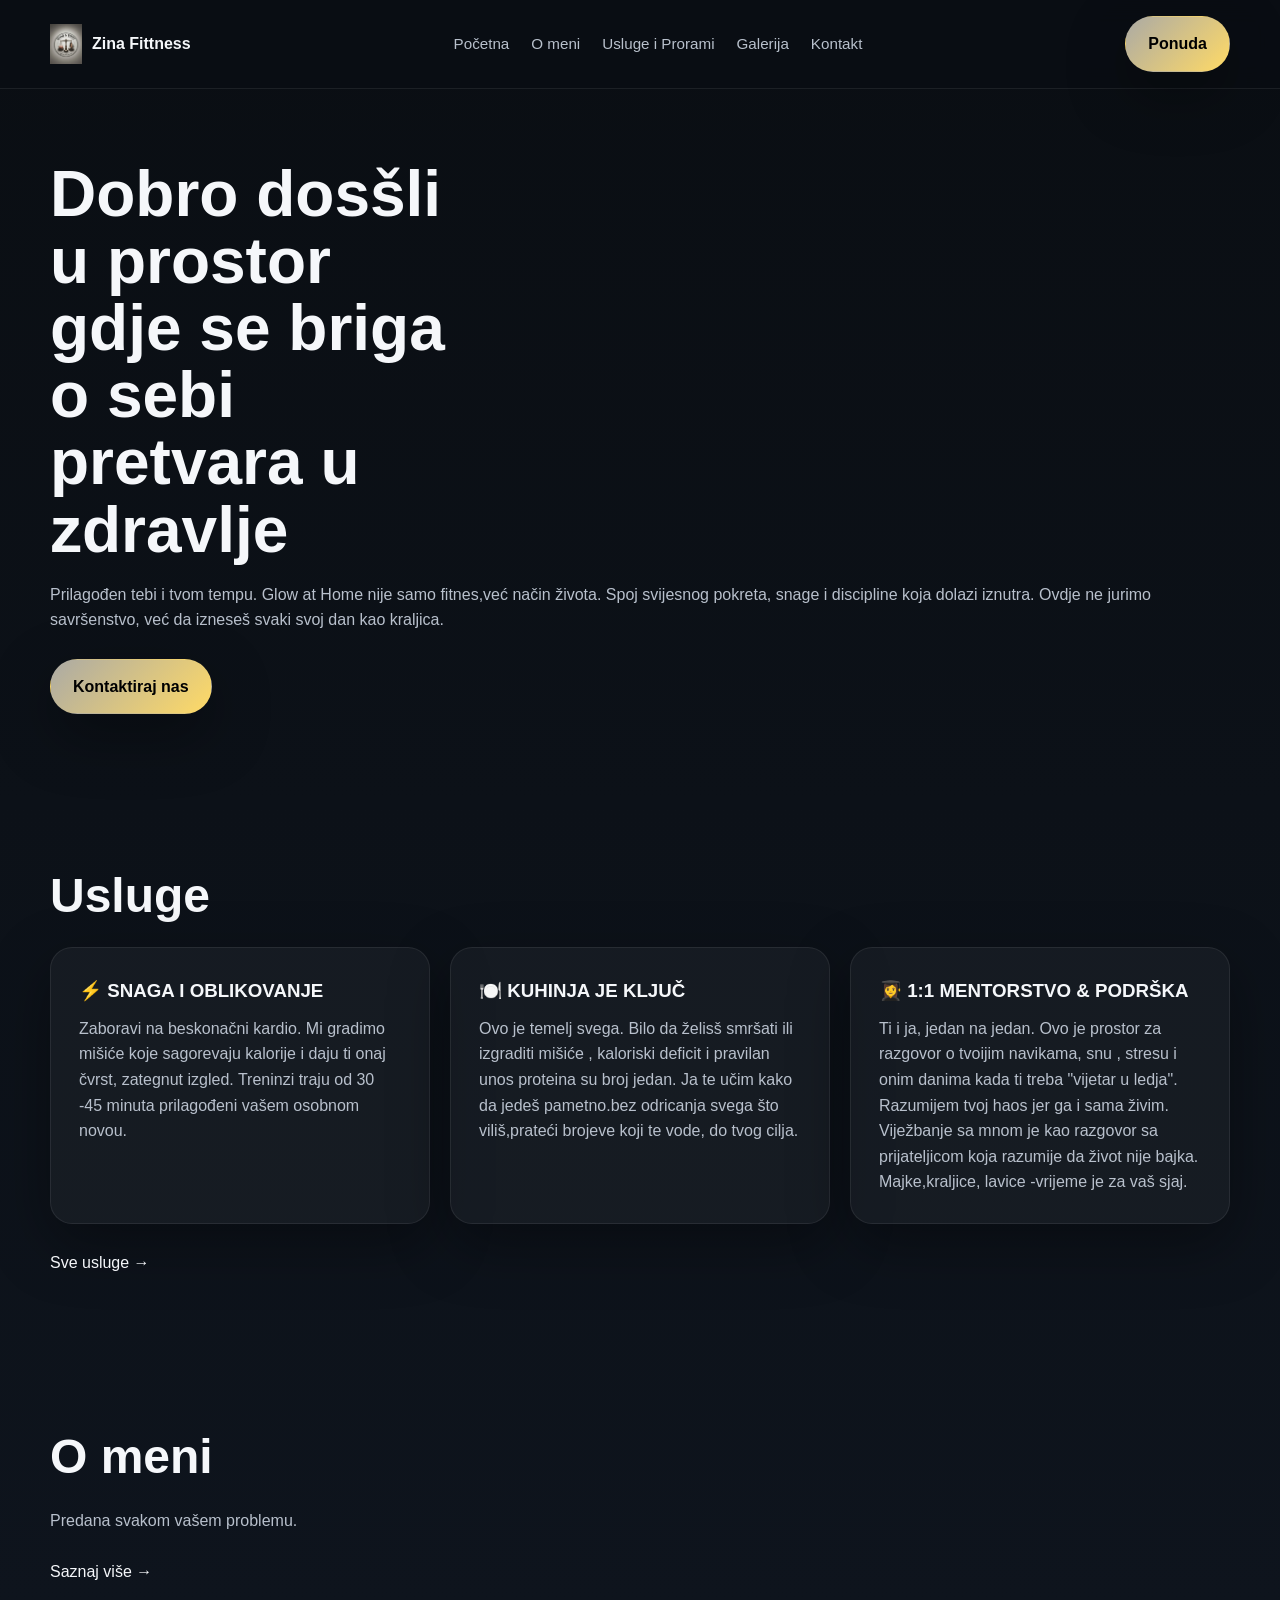
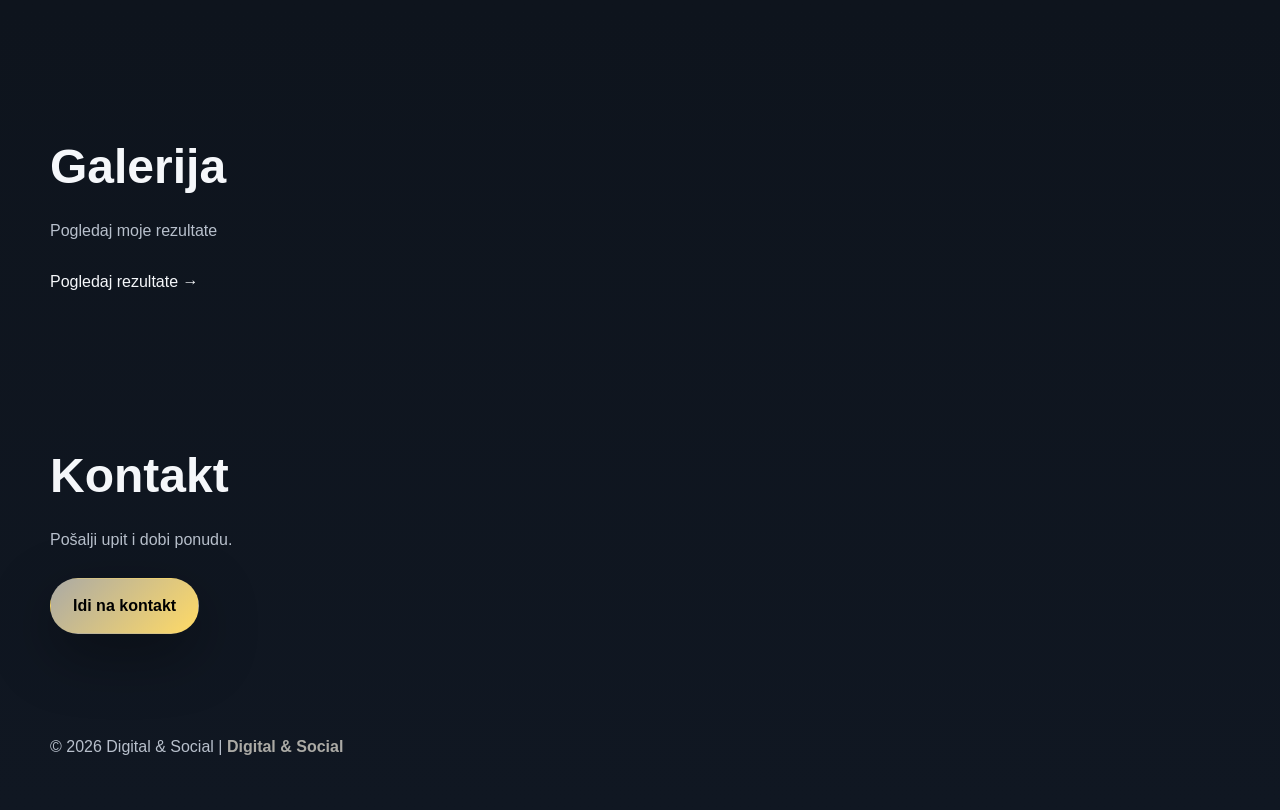
<file: index.html>
<!DOCTYPE html>
<html lang="hr">
<head>
  <meta charset="UTF-8" />
  <meta name="viewport" content="width=device-width, initial-scale=1.0" />
  <title>Zina fittness</title>
  <meta name="description" content="Elektro M&R - elektro radovi, klime, voda i građevinski radovi." />
  <link rel="stylesheet" href="style.css">
</head>
<body>

<header>
  <div class="container nav">
    <div style="display:flex;align-items:center;gap:10px;">
      <img src="logo.jpg" style="height:40px;">
      <strong>Zina Fittness</strong>
    </div>

    <nav>
      <ul>
        <li><a href="index.html">Početna</a></li>
        <li><a href="o meni.html">O meni</a></li>
        <li><a href="usluge i programi.html">Usluge i Prorami</a></li>
        <li><a href="galerija.html">Galerija</a></li>
        <li><a href="kontakt.html">Kontakt</a></li>
      </ul>
    </nav>

    <a href="kontakt.html" class="btn btn-primary">Ponuda</a>
  </div>
</header>

<main>

<section>
  <div class="container">
    <h1>Dobro dosšli u prostor gdje se briga o sebi pretvara u zdravlje</h1>
    <p>Prilagođen tebi i tvom tempu. Glow at Home nije samo fitnes,već način života.
      Spoj svijesnog pokreta, snage i discipline koja dolazi iznutra. Ovdje ne jurimo savršenstvo, već da izneseš svaki svoj dan kao kraljica.
    </p>
    <br>
    <a href="kontakt.html" class="btn btn-primary">Kontaktiraj nas</a>
  </div>
</section>

<section>
  <div class="container">
    <h2>Usluge</h2>
    <div class="grid">
      <div class="card">
        <h3>⚡️ SNAGA I OBLIKOVANJE</h3>
        <p>Zaboravi na beskonačni kardio. Mi gradimo mišiće koje sagorevaju kalorije i daju ti onaj čvrst, zategnut izgled. Treninzi traju od 30 -45 minuta prilagođeni vašem osobnom novou.</p>
      </div>
      <div class="card">
        <h3>🍽️ KUHINJA JE KLJUČ</h3>
        <p>Ovo je temelj svega. Bilo da želisš smršati ili izgraditi mišiće , kaloriski deficit i pravilan unos proteina su broj jedan. Ja te učim kako da jedeš pametno.bez odricanja svega što viliš,prateći brojeve koji te vode, do tvog cilja.</p>
      </div>
      <div class="card">
        <h3>👩‍🎓 1:1 MENTORSTVO & PODRŠKA</h3>
        <p>Ti i ja, jedan na jedan. Ovo je prostor za razgovor o tvoijim navikama, snu , stresu i onim danima kada ti treba "vijetar u ledja". Razumijem tvoj haos jer ga i sama živim. Viježbanje sa mnom je kao razgovor sa prijateljicom koja razumije da život nije bajka. Majke,kraljice, lavice -vrijeme je za vaš sjaj.</p>
      </div>
    </div>
    <br>
    <a href="usluge i programi.html">Sve usluge →</a>
  </div>
</section>

<section>
  <div class="container">
    <h2>O meni</h2>
    <p>Predana svakom vašem problemu.</p>
    <br>
    <a href="o meni.html">Saznaj više →</a>
  </div>
</section>

<section>
  <div class="container">
    <h2>Galerija</h2>
    <p>Pogledaj moje rezultate</p>
    <br>
    <a href="galerija.html">Pogledaj rezultate →</a>
  </div>
</section>

<section>
  <div class="container">
    <h2>Kontakt</h2>
    <p>Pošalji upit i dobi ponudu.</p>
    <br>
    <a href="kontakt.html" class="btn btn-primary">Idi na kontakt</a>
  </div>
</section>

</main>

<footer>
  <div class="container">
    © 2026 Digital & Social | <a href="https://www.digitalisocial.com">Digital & Social</a>
  </div>
</footer>

</body>
</html>
</file>
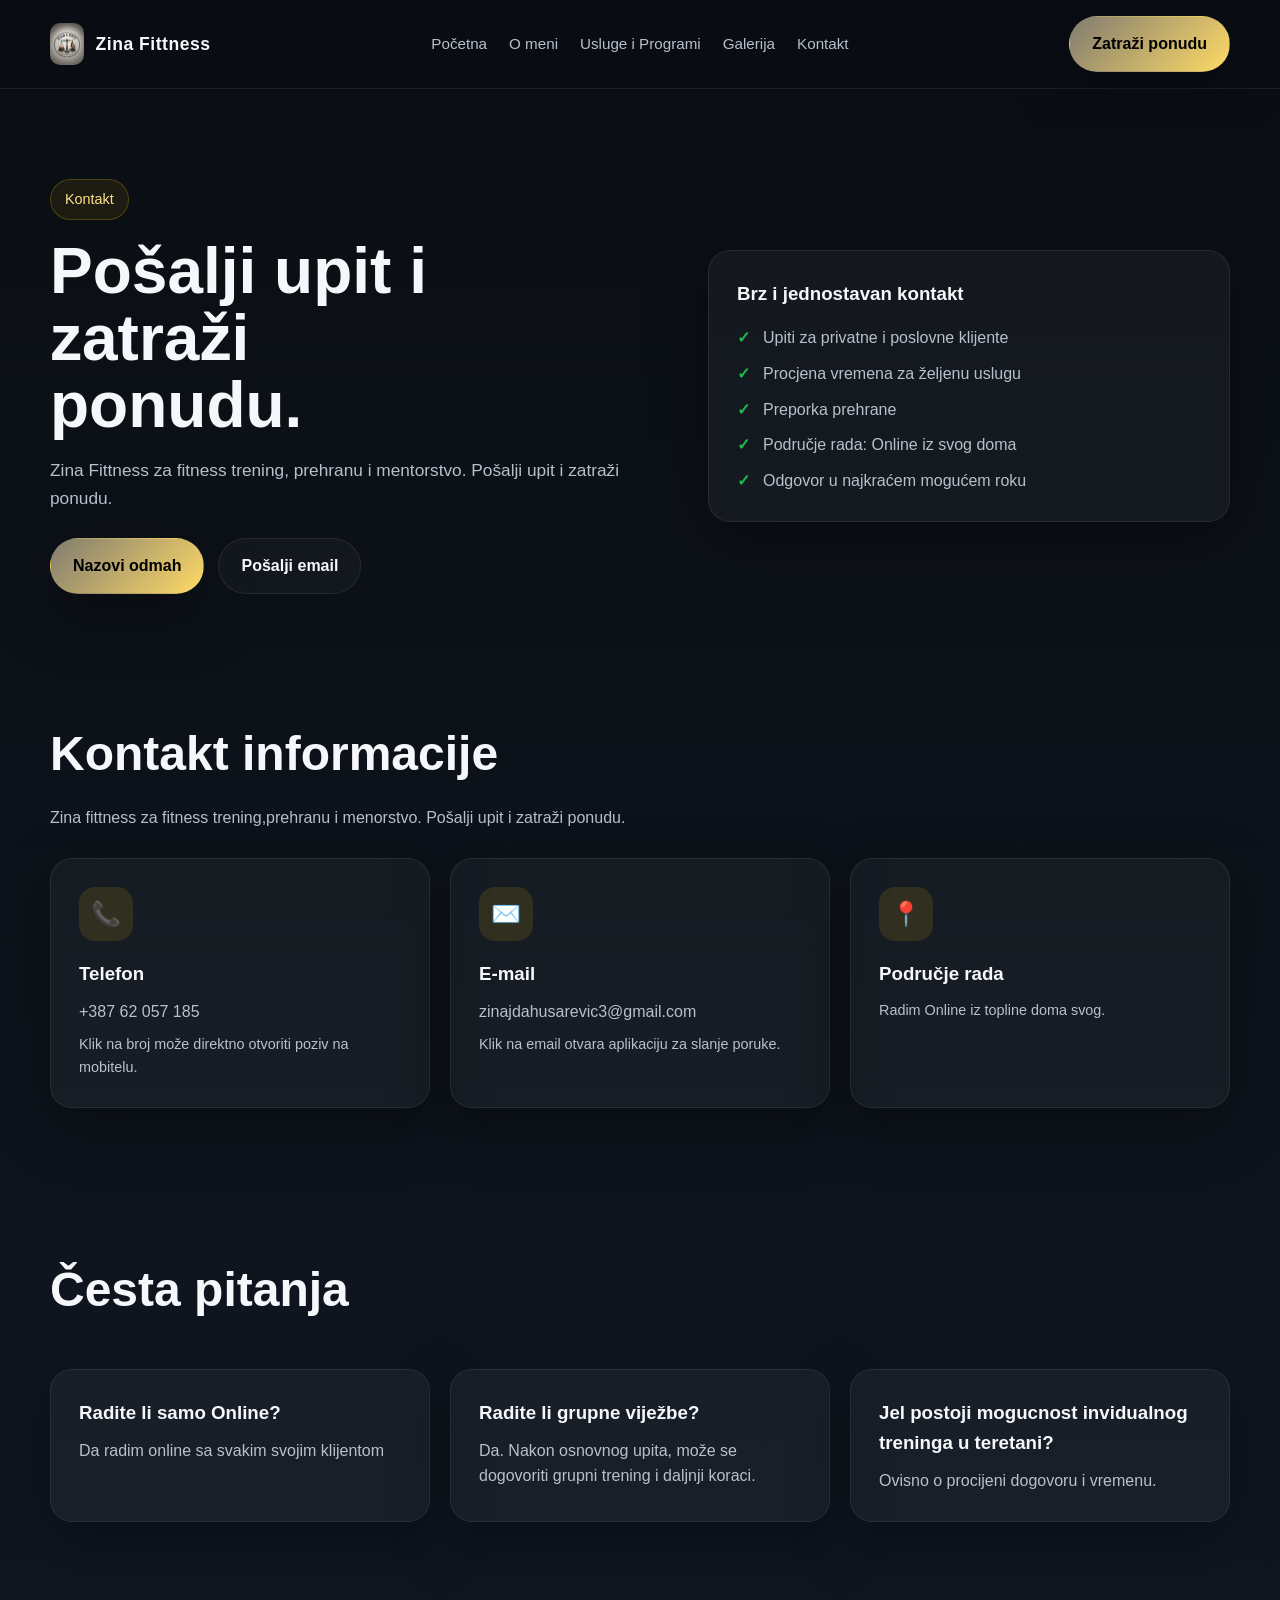
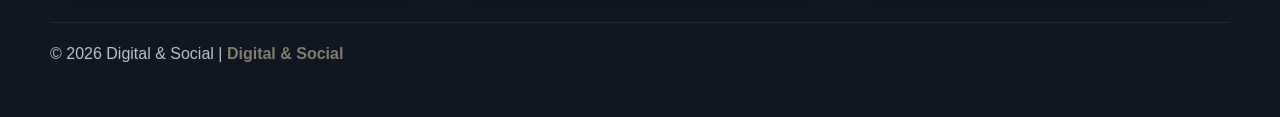
<file: kontakt.html>
<!DOCTYPE html>
<html lang="hr">
<head>
  <meta charset="UTF-8" />
  <meta name="viewport" content="width=device-width, initial-scale=1.0" />
  <title>Kontakt | Zina Fittness</title>
  <meta name="description" content="Kontaktiraj Zina Fittness za fitness trening, prehranu i mentorstvo. Pošalji upit i zatraži ponudu." />
  <style>
    :root {
      --bg: #0b0f14;
      --bg-soft: #121821;
      --card: rgba(255,255,255,0.04);
      --line: rgba(255,255,255,0.08);
      --text: #f5f7fa;
      --muted: #b8c0cc;
      --accent: #807c70;
      --success: #1db954;
      --shadow: 0 20px 60px rgba(0,0,0,0.35);
      --radius: 22px;
      --max: 1180px;
    }

    * { box-sizing: border-box; margin: 0; padding: 0; }
    html { scroll-behavior: smooth; }
    body {
      font-family: Arial, Helvetica, sans-serif;
      background: linear-gradient(180deg, #0a0e13 0%, #101722 100%);
      color: var(--text);
      line-height: 1.6;
    }

    a { color: inherit; text-decoration: none; }
    img { max-width: 100%; display: block; }

    .container {
      width: min(var(--max), calc(100% - 32px));
      margin: 0 auto;
    }

    header {
      position: sticky;
      top: 0;
      z-index: 50;
      backdrop-filter: blur(12px);
      background: rgba(11, 15, 20, 0.72);
      border-bottom: 1px solid var(--line);
    }

    .nav {
      display: flex;
      align-items: center;
      justify-content: space-between;
      padding: 16px 0;
      gap: 16px;
    }

    .logo {
      display: flex;
      align-items: center;
      gap: 12px;
      font-weight: 700;
      letter-spacing: 0.5px;
      font-size: 1.1rem;
    }

    nav ul {
      list-style: none;
      display: flex;
      gap: 22px;
      align-items: center;
      flex-wrap: wrap;
    }

    nav a {
      color: var(--muted);
      font-size: 0.95rem;
      transition: 0.25s ease;
    }

    nav a:hover,
    nav a.active { color: var(--text); }

    .btn {
      display: inline-flex;
      align-items: center;
      justify-content: center;
      padding: 14px 22px;
      border-radius: 999px;
      font-weight: 700;
      transition: 0.25s ease;
      border: 1px solid transparent;
      cursor: pointer;
    }

    .btn-primary {
      background: linear-gradient(135deg, var(--accent), #ffda66);
      color: #000;
      box-shadow: var(--shadow);
    }

    .btn-primary:hover {
      transform: translateY(-2px);
      color: #000;
    }

    .btn-secondary {
      border-color: var(--line);
      background: rgba(255,255,255,0.03);
      color: var(--text);
    }

    section {
      padding: 72px 0;
    }

    .hero {
      padding: 90px 0 50px;
    }

    .hero-grid,
    .contact-grid,
    .info-grid,
    .faq-grid {
      display: grid;
      gap: 20px;
    }

    .hero-grid {
      grid-template-columns: 1.1fr 0.9fr;
      align-items: center;
    }

    .contact-grid {
      grid-template-columns: 0.9fr 1.1fr;
      align-items: stretch;
    }

    .info-grid,
    .faq-grid {
      grid-template-columns: repeat(3, 1fr);
    }

    .eyebrow {
      display: inline-block;
      padding: 8px 14px;
      border: 1px solid rgba(240, 185, 11, 0.25);
      color: #ffe08a;
      background: rgba(240, 185, 11, 0.08);
      border-radius: 999px;
      margin-bottom: 18px;
      font-size: 0.9rem;
    }

    h1 {
      font-size: clamp(2.4rem, 5vw, 4.4rem);
      line-height: 1.05;
      margin-bottom: 18px;
      max-width: 12ch;
    }

    h2 {
      font-size: clamp(1.8rem, 4vw, 3rem);
      margin-bottom: 12px;
    }

    h3 { margin-bottom: 10px; }

    p { color: var(--muted); }

    .lead {
      font-size: 1.08rem;
      max-width: 60ch;
      margin-bottom: 26px;
    }

    .hero-actions {
      display: flex;
      gap: 14px;
      flex-wrap: wrap;
    }

    .card,
    .contact-box,
    .info-card,
    .faq-card {
      background: var(--card);
      border: 1px solid var(--line);
      border-radius: var(--radius);
      box-shadow: var(--shadow);
      padding: 28px;
    }

    .card,
    .info-card,
    .faq-card {
      transition: 0.25s ease;
    }

    .card:hover,
    .info-card:hover,
    .faq-card:hover {
      transform: translateY(-5px);
      border-color: rgba(240, 185, 11, 0.24);
    }

    .section-head {
      display: flex;
      justify-content: space-between;
      align-items: end;
      gap: 20px;
      flex-wrap: wrap;
      margin-bottom: 28px;
    }

    .check-list {
      list-style: none;
      display: grid;
      gap: 10px;
      margin-top: 16px;
    }

    .check-list li {
      position: relative;
      padding-left: 26px;
      color: var(--muted);
    }

    .check-list li::before {
      content: "✓";
      position: absolute;
      left: 0;
      top: 0;
      color: var(--success);
      font-weight: 700;
    }

    .icon {
      width: 54px;
      height: 54px;
      border-radius: 16px;
      display: grid;
      place-items: center;
      background: rgba(240, 185, 11, 0.12);
      color: #ffd561;
      font-size: 1.5rem;
      margin-bottom: 18px;
    }

    form {
      display: grid;
      gap: 14px;
      margin-top: 8px;
    }

    .form-row {
      display: grid;
      grid-template-columns: 1fr 1fr;
      gap: 14px;
    }

    input, select, textarea {
      width: 100%;
      border: 1px solid var(--line);
      background: rgba(255,255,255,0.03);
      color: var(--text);
      padding: 15px 16px;
      border-radius: 16px;
      font-size: 0.96rem;
      outline: none;
    }

    textarea {
      min-height: 160px;
      resize: vertical;
    }

    input::placeholder,
    textarea::placeholder {
      color: #9aa4b2;
    }

    .small-note {
      font-size: 0.9rem;
      color: var(--muted);
      margin-top: 8px;
    }

    footer {
      padding: 28px 0 50px;
      color: var(--muted);
    }

    .footer-line {
      border-top: 1px solid var(--line);
      padding-top: 18px;
      display: flex;
      justify-content: space-between;
      gap: 16px;
      flex-wrap: wrap;
    }

    footer a {
      color: var(--accent);
      font-weight: 600;
    }

    footer a:hover {
      text-decoration: underline;
    }

    @media (max-width: 1080px) {
      .hero-grid,
      .contact-grid,
      .info-grid,
      .faq-grid {
        grid-template-columns: 1fr;
      }
    }

    @media (max-width: 720px) {
      nav ul { display: none; }

      .hero {
        padding: 60px 0 42px;
      }

      .form-row {
        grid-template-columns: 1fr;
      }

      h1 { max-width: 100%; }
    }
  </style>
</head>
<body>
  <header>
    <div class="container nav">
      <a href="index.html" class="logo">
        <img src="logo.jpg" alt="Zina Fittness logo" style="height:42px; width:auto; border-radius:10px;" />
        <span>Zina Fittness</span>
      </a>

     <nav>
      <ul>
        <li><a href="index.html">Početna</a></li>
        <li><a href="o meni.html">O meni</a></li>
        <li><a href="usluge i programi.html">Usluge i Programi</a></li>
        <li><a href="galerija.html">Galerija</a></li>
        <li><a href="kontakt.html">Kontakt</a></li>
      </ul>
    </nav>

      <a href="kontakt.html" class="btn btn-primary">Zatraži ponudu</a>
    </div>
  </header>

  <main>
    <section class="hero">
      <div class="container hero-grid">
        <div>
          <span class="eyebrow">Kontakt</span>
          <h1>Pošalji upit i zatraži ponudu.</h1>
          <p class="lead">
            Zina Fittness za fitness trening, prehranu i mentorstvo. Pošalji upit i zatraži ponudu.
          </p>
          <div class="hero-actions">
            <a href="tel:+387 62 057 185" class="btn btn-primary">Nazovi odmah</a>
            <a href="mailto:zinajdahusarevic3@gmail.com" class="btn btn-secondary">Pošalji email</a>
          </div>
        </div>

        <div class="card">
          <h3>Brz i jednostavan kontakt</h3>
          <ul class="check-list">
            <li>Upiti za privatne i poslovne klijente</li>
            <li>Procjena vremena za željenu uslugu</li>
            <li>Preporka prehrane </li>
            <li>Područje rada: Online iz svog doma</li>
            <li>Odgovor u najkraćem mogućem roku</li>
          </ul>
        </div>
      </div>
    </section>

    <section>
      <div class="container">
        <div class="section-head">
          <div>
            <h2>Kontakt informacije</h2>
            <p>
              Zina fittness za fitness trening,prehranu i menorstvo. Pošalji upit i zatraži ponudu.
            </p>
          </div>
        </div>

        <div class="info-grid">
          <article class="info-card">
            <div class="icon">📞</div>
            <h3>Telefon</h3>
            <p><a href="tel:+387 62 057 185">+387 62 057 185</a></p>
            <p class="small-note">Klik na broj može direktno otvoriti poziv na mobitelu.</p>
          </article>

          <article class="info-card">
            <div class="icon">✉️</div>
            <h3>E-mail</h3>
            <p><a href="mailto:zinajdahusarevic3@gmail.com">zinajdahusarevic3@gmail.com</a></p>
            <p class="small-note">Klik na email otvara aplikaciju za slanje poruke.</p>
          </article>

          <article class="info-card">
            <div class="icon">📍</div>
            <h3>Područje rada</h3>
                        <p class="small-note">Radim Online iz topline doma svog.</p>
          </article>
        </div>
      </div>
    </section>

  

    <section>
      <div class="container">
        <div class="section-head">
          <div>
            <h2>Česta pitanja</h2>
            
          </div>
        </div>

        <div class="faq-grid">
          <article class="faq-card">
            <h3>Radite li samo Online?</h3>
            <p>Da radim online sa svakim svojim klijentom</p>
          </article>

          <article class="faq-card">
            <h3>Radite li grupne viježbe?</h3>
            <p>Da. Nakon osnovnog upita, može se dogovoriti grupni trening i daljnji koraci.</p>
          </article>

          <article class="faq-card">
            <h3>Jel postoji mogucnost invidualnog treninga u teretani?</h3>
            <p>Ovisno o procijeni dogovoru i vremenu.</p>
          </article>
        </div>
      </div>
    </section>
  </main>

  <footer>
    <div class="container footer-line">
      <span>© 2026 Digital & Social | <a href="https://www.digitalisocial.com" target="_blank">Digital &amp; Social</a></span>

    </div>
  </footer>
</body>
</html>
</file>
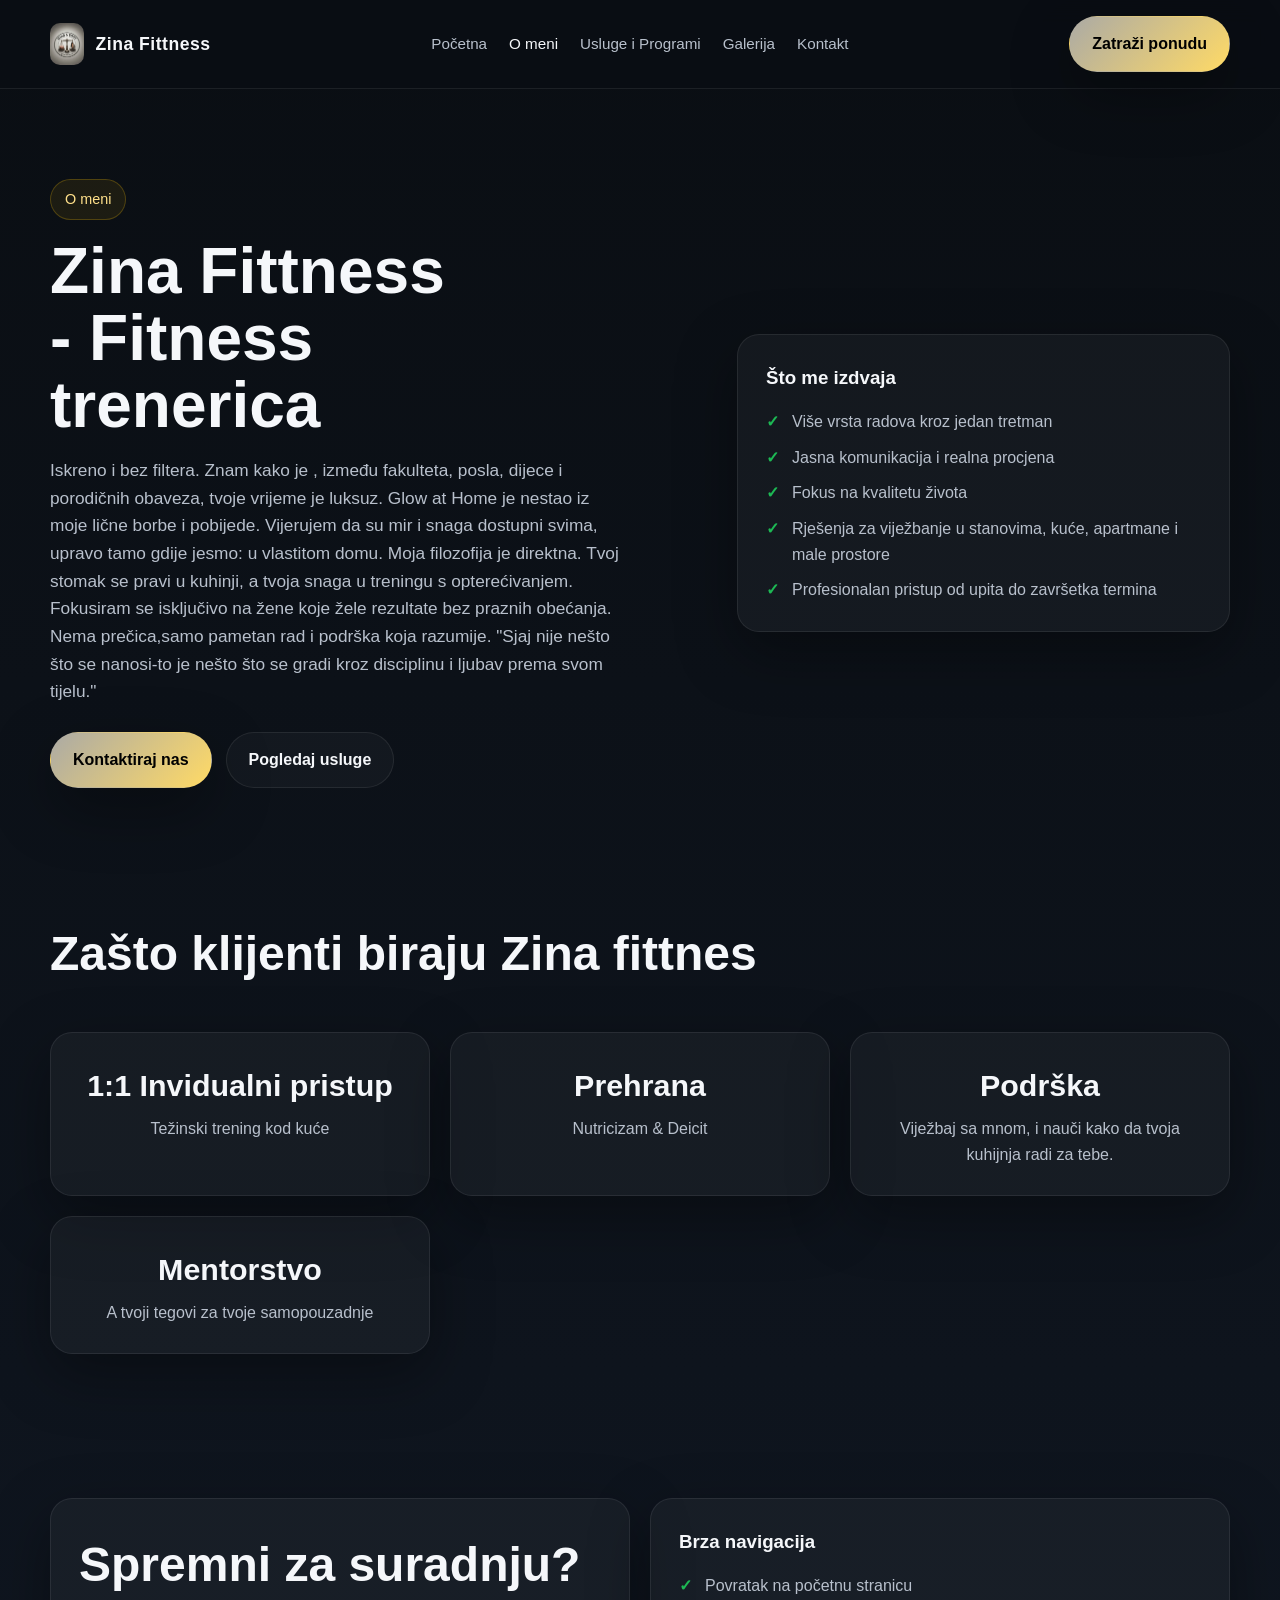
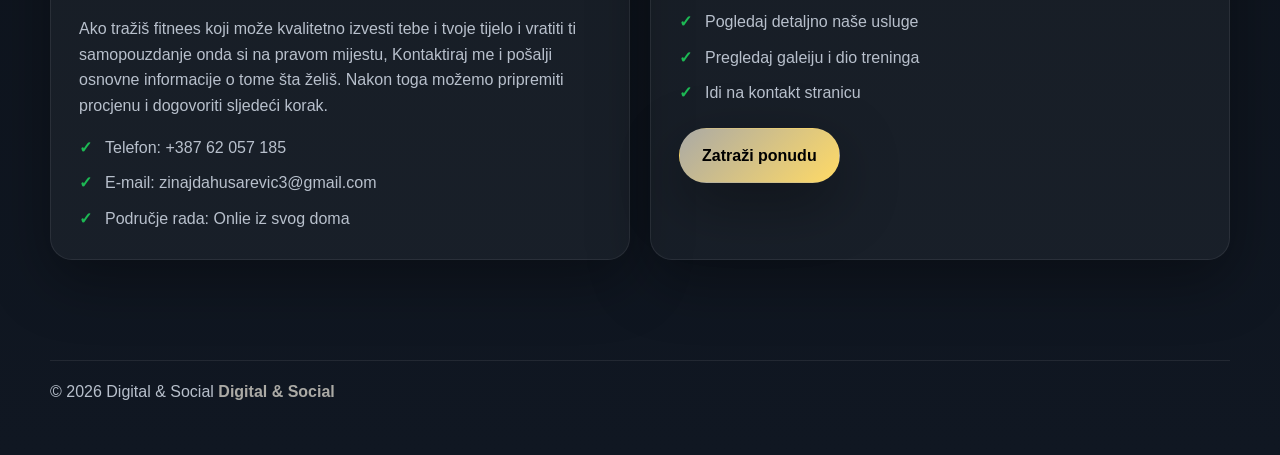
<file: o meni.html>
<!DOCTYPE html>
<html lang="hr">
<head>
  <meta charset="UTF-8" />
  <meta name="viewport" content="width=device-width, initial-scale=1.0" />
  <title>O meni | Zina fittness</title>
  <meta name="description" content="Saznaj više o Zini Fittness, našem pristupu radu, vrijednostima i uslugama za fitness trening, prehranu i mentorstvo." />
  <link rel="stylesheet" href="style.css">
</head>
<body>
  <header>
    <div class="container nav">
      <a href="index.html" class="logo">
        <img src="logo.jpg" alt="Zina fittness logo" style="height:42px; width:auto; border-radius:10px;" />
        <span>Zina Fittness</span>
      </a>

      <nav>
        <ul>
          <li><a href="index.html">Početna</a></li>
          <li><a href="o meni.html" class="active">O meni</a></li>
          <li><a href="usluge i programi.html">Usluge i Programi</a></li>
          <li><a href="galerija.html">Galerija</a></li>
          <li><a href="kontakt.html">Kontakt</a></li>
        </ul>
      </nav>

      <a href="kontakt.html" class="btn btn-primary">Zatraži ponudu</a>
    </div>
  </header>

  <main>
    <section class="hero">
      <div class="container hero-grid">
        <div>
          <span class="eyebrow">O meni</span>
          <h1>Zina Fittness - Fitness trenerica</h1>
          <p class="lead">
            Iskreno i bez filtera. Znam kako je , između fakulteta, posla, dijece i porodičnih obaveza, tvoje vrijeme je luksuz. Glow at Home je nestao iz moje lične borbe i pobijede. Vijerujem da su mir i snaga dostupni svima, upravo tamo gdije jesmo: u vlastitom domu. Moja filozofija je direktna. Tvoj stomak se pravi u kuhinji, a tvoja snaga u treningu s opterećivanjem. Fokusiram se isključivo na žene koje žele rezultate bez praznih obećanja. Nema prečica,samo pametan rad i podrška koja razumije.
            "Sjaj nije nešto što se nanosi-to je nešto što se gradi kroz disciplinu i ljubav prema svom tijelu."
          </p>
          <div class="hero-actions">
            <a href="kontakt.html" class="btn btn-primary">Kontaktiraj nas</a>
            <a href="usluge i programi.html" class="btn btn-secondary">Pogledaj usluge</a>
          </div>
        </div>

        <div class="card">
          <h3>Što me izdvaja</h3>
          <ul class="check-list">
            <li>Više vrsta radova kroz jedan tretman</li>
            <li>Jasna komunikacija i realna procjena </li>
            <li>Fokus na kvalitetu života</li>
            <li>Rješenja za  viježbanje u stanovima, kuće, apartmane i male prostore</li>
            <li>Profesionalan pristup od upita do završetka termina</li>
          </ul>
        </div>
      </div>
    </section>

    

    <section>
      <div class="container">
        <div class="section-head">
          <div>
            <h2>Zašto klijenti biraju Zina fittnes</h2>
            <p>
             
            </p>
          </div>
        </div>

        <div class="stats-grid">
          <div class="stat">
            <strong>1:1 Invidualni pristup</strong>
            <span style="color: var(--muted);">Težinski trening kod kuće</span>
          </div>
          <div class="stat">
            <strong>Prehrana</strong>
            <span style="color: var(--muted);">Nutricizam & Deicit</span>
          </div>
          <div class="stat">
            <strong>Podrška</strong>
            <span style="color: var(--muted);">Viježbaj sa mnom, i nauči kako da tvoja kuhijnja radi za tebe.</span>
          </div>
          <div class="stat">
            <strong>Mentorstvo</strong>
            <span style="color: var(--muted);">A tvoji tegovi za tvoje samopouzadnje</span>
          </div>
        </div>
      </div>
    </section>

    <section>
      <div class="container contact-grid">
        <div class="contact-box">
          <h2>Spremni za suradnju?</h2>
          <p>
            Ako tražiš fitnees koji može kvalitetno izvesti tebe i tvoje tijelo  i vratiti ti samopouzdanje onda si na pravom mijestu,
            Kontaktiraj me i pošalji osnovne informacije o tome šta želiš. Nakon toga možemo pripremiti procjenu i dogovoriti sljedeći korak.
          </p>
          <ul class="check-list">
            <li>Telefon: +387 62 057 185</li>
            <li>E-mail: zinajdahusarevic3@gmail.com</li>
            <li>Područje rada: Onlie iz svog  doma</li>
          </ul>
        </div>

        <div class="contact-box">
          <h3>Brza navigacija</h3>
          <ul class="check-list">
            <li><a href="index.html">Povratak na početnu stranicu</a></li>
            <li><a href="usluge i programi.html">Pogledaj detaljno naše usluge</a></li>
            <li><a href="galerija.html">Pregledaj galeiju i dio treninga</a></li>
            <li><a href="kontakt.html">Idi na kontakt stranicu</a></li>
          </ul>
          <div style="margin-top: 22px;">
            <a href="kontakt.html" class="btn btn-primary">Zatraži ponudu</a>
          </div>
        </div>
      </div>
    </section>
  </main>

  <footer>
    <div class="container footer-line">
      <span>© 2026 Digital & Social <a href="https://www.digitalisocial.com" target="_blank">Digital &amp; Social</a></span>
   
    </div>
  </footer>
</body>
</html>
</file>
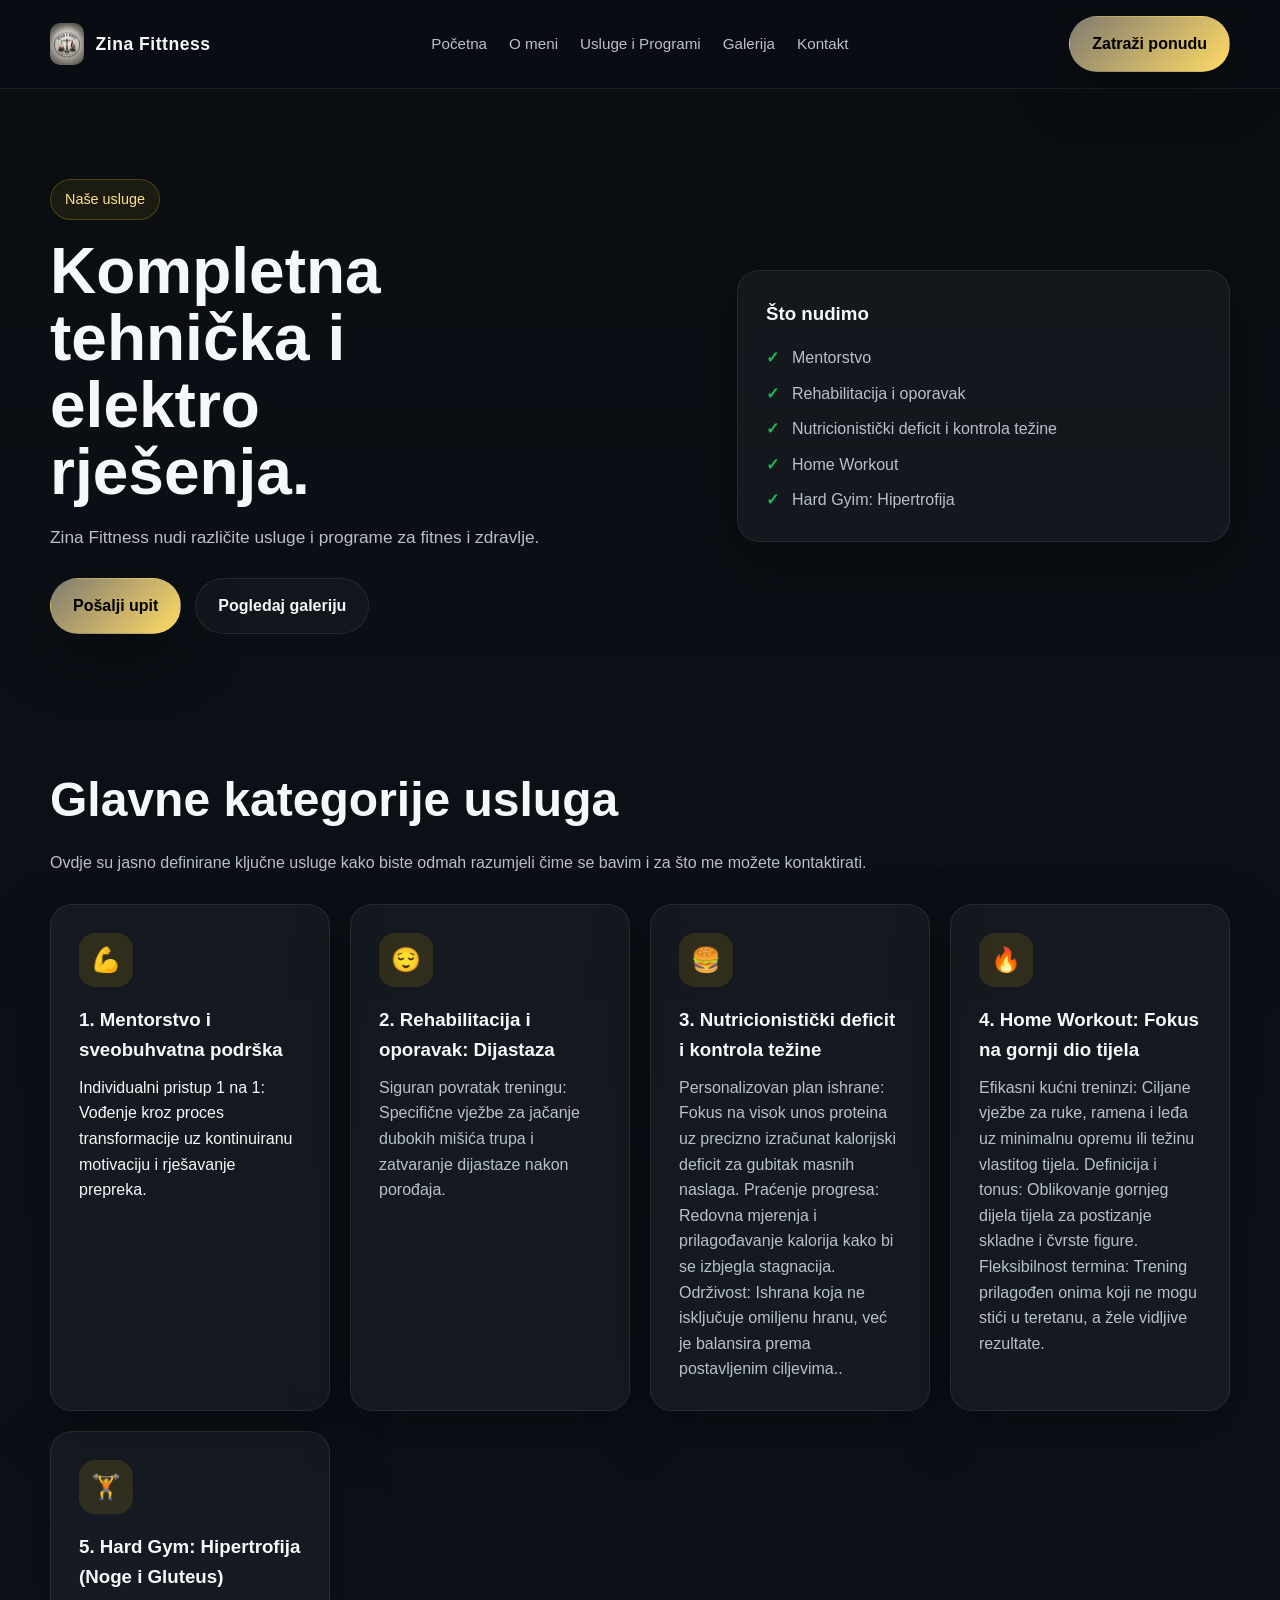
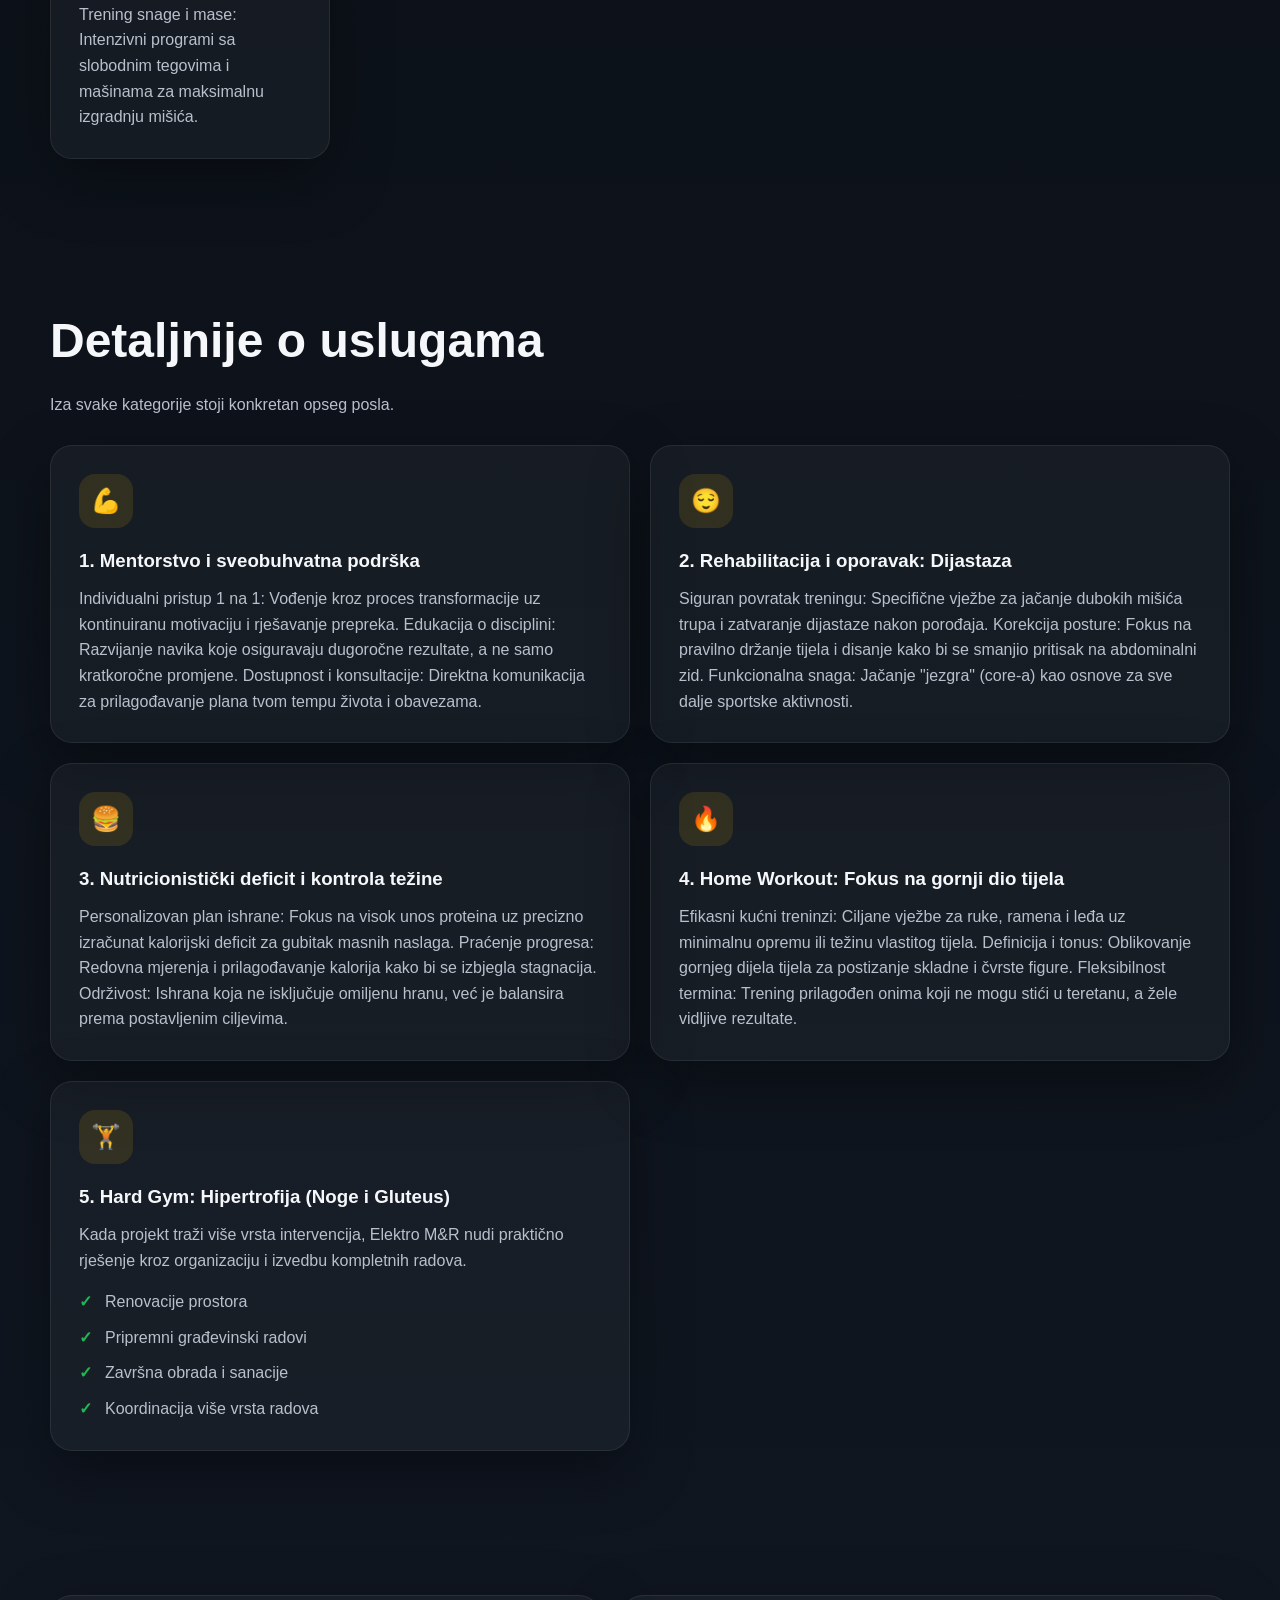
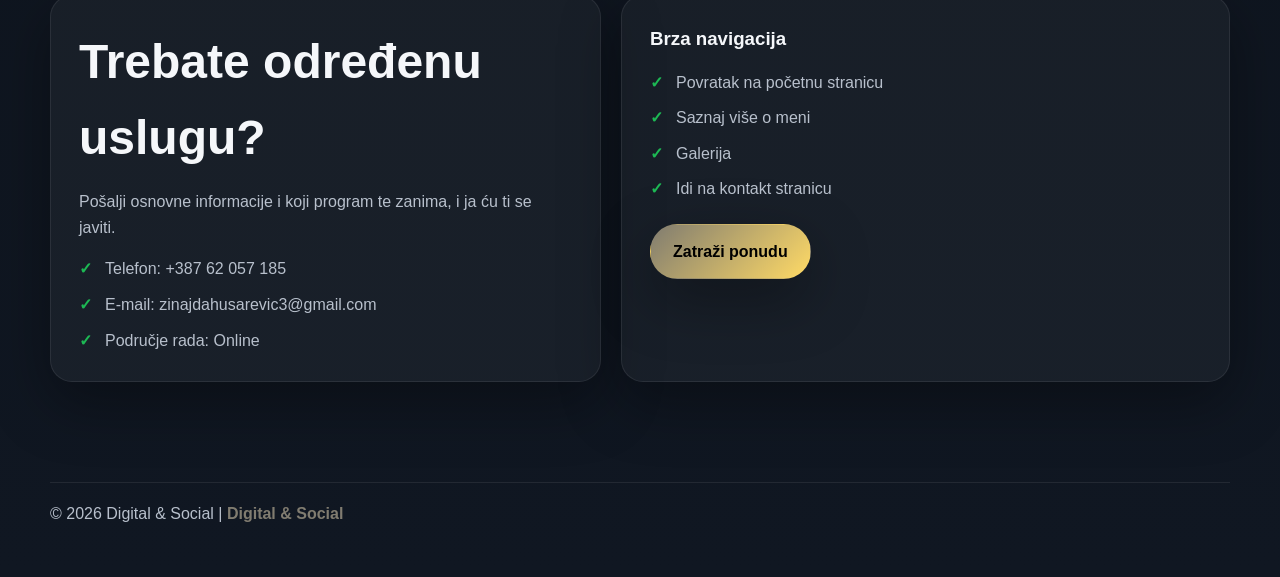
<file: usluge i programi.html>
<!DOCTYPE html>
<html lang="hr">
<head>
  <meta charset="UTF-8" />
  <meta name="viewport" content="width=device-width, initial-scale=1.0" />
  <title>Usluge | Zina Fittness</title>
  <meta name="description" content="Zina Fittness nudi različite usluge i programe za fitnes i zdravlje." />
  <style>
    :root {
      --bg: #0b0f14;
      --bg-soft: #121821;
      --card: rgba(255,255,255,0.04);
      --line: rgba(255,255,255,0.08);
      --text: #f5f7fa;
      --muted: #b8c0cc;
      --accent: #807c70;
      --accent-2: #1f6feb;
      --success: #1db954;
      --shadow: 0 20px 60px rgba(0,0,0,0.35);
      --radius: 22px;
      --max: 1180px;
    }

    * { box-sizing: border-box; margin: 0; padding: 0; }
    html { scroll-behavior: smooth; }
    body {
      font-family: Arial, Helvetica, sans-serif;
      background: linear-gradient(180deg, #0a0e13 0%, #101722 100%);
      color: var(--text);
      line-height: 1.6;
    }

    a { color: inherit; text-decoration: none; }
    img { max-width: 100%; display: block; }

    .container {
      width: min(var(--max), calc(100% - 32px));
      margin: 0 auto;
    }

    header {
      position: sticky;
      top: 0;
      z-index: 50;
      backdrop-filter: blur(12px);
      background: rgba(11, 15, 20, 0.72);
      border-bottom: 1px solid var(--line);
    }

    .nav {
      display: flex;
      align-items: center;
      justify-content: space-between;
      padding: 16px 0;
      gap: 16px;
    }

    .logo {
      display: flex;
      align-items: center;
      gap: 12px;
      font-weight: 700;
      letter-spacing: 0.5px;
      font-size: 1.1rem;
    }

    nav ul {
      list-style: none;
      display: flex;
      gap: 22px;
      align-items: center;
      flex-wrap: wrap;
    }

    nav a {
      color: var(--muted);
      font-size: 0.95rem;
      transition: 0.25s ease;
    }

    nav a:hover,
    nav a.active { color: var(--text); }

    .btn {
      display: inline-flex;
      align-items: center;
      justify-content: center;
      padding: 14px 22px;
      border-radius: 999px;
      font-weight: 700;
      transition: 0.25s ease;
      border: 1px solid transparent;
    }

    .btn-primary {
      background: linear-gradient(135deg, var(--accent), #ffda66);
      color: #000;
      box-shadow: var(--shadow);
    }

    .btn-primary:hover {
      transform: translateY(-2px);
      color: #000;
    }

    .btn-secondary {
      border-color: var(--line);
      background: rgba(255,255,255,0.03);
      color: var(--text);
    }

    section {
      padding: 72px 0;
    }

    .hero {
      padding: 90px 0 56px;
    }

    .hero-grid,
    .services-grid,
    .detail-grid,
    .steps-grid,
    .contact-grid {
      display: grid;
      gap: 20px;
    }

    .hero-grid {
      grid-template-columns: 1.15fr 0.85fr;
      align-items: center;
    }

    .eyebrow {
      display: inline-block;
      padding: 8px 14px;
      border: 1px solid rgba(240, 185, 11, 0.25);
      color: #ffe08a;
      background: rgba(240, 185, 11, 0.08);
      border-radius: 999px;
      margin-bottom: 18px;
      font-size: 0.9rem;
    }

    h1 {
      font-size: clamp(2.4rem, 5vw, 4.5rem);
      line-height: 1.05;
      margin-bottom: 18px;
      max-width: 12ch;
    }

    h2 {
      font-size: clamp(1.8rem, 4vw, 3rem);
      margin-bottom: 12px;
    }

    h3 { margin-bottom: 10px; }

    p {
      color: var(--muted);
    }

    .lead {
      font-size: 1.08rem;
      max-width: 60ch;
      margin-bottom: 26px;
    }

    .hero-actions {
      display: flex;
      gap: 14px;
      flex-wrap: wrap;
    }

    .card,
    .service-card,
    .detail-box,
    .step-box,
    .contact-box {
      background: var(--card);
      border: 1px solid var(--line);
      border-radius: var(--radius);
      box-shadow: var(--shadow);
      padding: 28px;
    }

    .section-head {
      display: flex;
      justify-content: space-between;
      align-items: end;
      gap: 20px;
      flex-wrap: wrap;
      margin-bottom: 28px;
    }

    .check-list {
      list-style: none;
      display: grid;
      gap: 10px;
      margin-top: 16px;
    }

    .check-list li {
      position: relative;
      padding-left: 26px;
      color: var(--muted);
    }

    .check-list li::before {
      content: "✓";
      position: absolute;
      left: 0;
      top: 0;
      color: var(--success);
      font-weight: 700;
    }

    .services-grid {
      grid-template-columns: repeat(4, 1fr);
    }

    .service-card,
    .detail-box {
      transition: 0.25s ease;
    }

    .service-card:hover,
    .detail-box:hover {
      transform: translateY(-5px);
      border-color: rgba(240, 185, 11, 0.24);
    }

    .service-icon,
    .detail-icon,
    .step-number {
      width: 54px;
      height: 54px;
      border-radius: 16px;
      display: grid;
      place-items: center;
      background: rgba(240, 185, 11, 0.12);
      color: #ffd561;
      font-size: 1.5rem;
      margin-bottom: 18px;
    }

    .detail-grid {
      grid-template-columns: 1fr 1fr;
    }

    .steps-grid {
      grid-template-columns: repeat(4, 1fr);
    }

    .step-number {
      border-radius: 50%;
      font-weight: 800;
    }

    .contact-grid {
      grid-template-columns: 0.95fr 1.05fr;
    }

    footer {
      padding: 28px 0 50px;
      color: var(--muted);
    }

    .footer-line {
      border-top: 1px solid var(--line);
      padding-top: 18px;
      display: flex;
      justify-content: space-between;
      gap: 16px;
      flex-wrap: wrap;
    }

    footer a {
      color: var(--accent);
      font-weight: 600;
    }

    footer a:hover {
      text-decoration: underline;
    }

    @media (max-width: 1080px) {
      .hero-grid,
      .detail-grid,
      .contact-grid {
        grid-template-columns: 1fr;
      }

      .services-grid,
      .steps-grid {
        grid-template-columns: repeat(2, 1fr);
      }
    }

    @media (max-width: 720px) {
      nav ul { display: none; }

      .hero {
        padding: 60px 0 42px;
      }

      .services-grid,
      .steps-grid {
        grid-template-columns: 1fr;
      }

      h1 { max-width: 100%; }
    }
  </style>
</head>
<body>
  <header>
    <div class="container nav">
      <a href="index.html" class="logo">
        <img src="logo.jpg" alt="Zina Fittness logo" style="height:42px; width:auto; border-radius:10px;" />
        <span>Zina Fittness</span>
      </a>

      <nav>
      <ul>
        <li><a href="index.html">Početna</a></li>
        <li><a href="o meni.html">O meni</a></li>
        <li><a href="usluge i programi.html">Usluge i Programi</a></li>
        <li><a href="galerija.html">Galerija</a></li>
        <li><a href="kontakt.html">Kontakt</a></li>
      </ul>
    </nav>

      <a href="kontakt.html" class="btn btn-primary">Zatraži ponudu</a>
    </div>
  </header>

  <main>
    <section class="hero">
      <div class="container hero-grid">
        <div>
          <span class="eyebrow">Naše usluge</span>
          <h1>Kompletna tehnička i elektro rješenja.</h1>
          <p class="lead">
            Zina Fittness nudi različite usluge i programe za fitnes i zdravlje.
          </p>
          <div class="hero-actions">
            <a href="kontakt.html" class="btn btn-primary">Pošalji upit</a>
            <a href="galerija.html" class="btn btn-secondary">Pogledaj galeriju</a>
          </div>
        </div>

        <div class="card">
          <h3>Što nudimo</h3>
          <ul class="check-list">
            <li>Mentorstvo</li>
            <li>Rehabilitacija i oporavak</li>
            <li>Nutricionistički deficit i kontrola težine</li>
            <li>Home Workout</li>
            <li>Hard Gyim: Hipertrofija</li>
          </ul>
        </div>
      </div>
    </section>

    <section>
      <div class="container">
        <div class="section-head">
          <div>
            <h2>Glavne kategorije usluga</h2>
            <p>
              Ovdje su jasno definirane ključne usluge kako biste odmah razumjeli
              čime se bavim i za što me možete kontaktirati.
          </div>
        </div>

        <div class="services-grid">
          <article class="service-card">
            <div class="service-icon">💪</div>
            <h3>1. Mentorstvo i sveobuhvatna podrška</h3>
            <p></p>Individualni pristup 1 na 1: Vođenje kroz proces transformacije uz kontinuiranu motivaciju i rješavanje prepreka.</p>
          </article>
           <article class="service-card">
            <div class="service-icon">😌</div>
            <h3>2. Rehabilitacija i oporavak: Dijastaza</h3>
            <p>Siguran povratak treningu: Specifične vježbe za jačanje dubokih mišića trupa i zatvaranje dijastaze nakon porođaja.</p>
          </article>

          

          <article class="service-card">
            <div class="service-icon">🍔</div>
            <h3>3. Nutricionistički deficit i kontrola težine</h3>
            <p>Personalizovan plan ishrane: Fokus na visok unos proteina uz precizno izračunat kalorijski deficit za gubitak masnih naslaga.
Praćenje progresa: Redovna mjerenja i prilagođavanje kalorija kako bi se izbjegla stagnacija.
Održivost: Ishrana koja ne isključuje omiljenu hranu, već je balansira prema postavljenim ciljevima..</p>
          </article>

          <article class="service-card">
            <div class="service-icon">🔥 </div>
            <h3>4. Home Workout: Fokus na gornji dio tijela</h3>
            <p>Efikasni kućni treninzi: Ciljane vježbe za ruke, ramena i leđa uz minimalnu opremu ili težinu vlastitog tijela.
Definicija i tonus: Oblikovanje gornjeg dijela tijela za postizanje skladne i čvrste figure.
Fleksibilnost termina: Trening prilagođen onima koji ne mogu stići u teretanu, a žele vidljive rezultate.</p>
          </article>
          <article class="service-card">
            <div class="service-icon">🏋️  </div>
            <h3>5. Hard Gym: Hipertrofija (Noge i Gluteus)</h3>
            <p>Trening snage i mase: Intenzivni programi sa slobodnim tegovima i mašinama za maksimalnu izgradnju mišića.</p>
          </article>
        </div>
      </div>
    </section>

    <section>
      <div class="container">
        <div class="section-head">
          <div>
            <h2>Detaljnije o uslugama</h2>
            <p>
              Iza svake kategorije stoji konkretan opseg posla.
            </p>
          </div>
        </div>

        <div class="detail-grid">
          <article class="detail-box">
            <div class="detail-icon">💪</div>
            <h3>1. Mentorstvo i sveobuhvatna podrška</h3>
            <p>
              
Individualni pristup 1 na 1: Vođenje kroz proces transformacije uz kontinuiranu motivaciju i rješavanje prepreka.
Edukacija o disciplini: Razvijanje navika koje osiguravaju dugoročne rezultate, a ne samo kratkoročne promjene.
Dostupnost i konsultacije: Direktna komunikacija za prilagođavanje plana tvom tempu života i obavezama.
            </p>
            
          </article>

          <article class="detail-box">
            <div class="detail-icon">😌</div>
            <h3>2. Rehabilitacija i oporavak: Dijastaza</h3>
            <p>
              Siguran povratak treningu: Specifične vježbe za jačanje dubokih mišića trupa i zatvaranje dijastaze nakon porođaja.
Korekcija posture: Fokus na pravilno držanje tijela i disanje kako bi se smanjio pritisak na abdominalni zid.
Funkcionalna snaga: Jačanje "jezgra" (core-a) kao osnove za sve dalje sportske aktivnosti.
            </p>
            
          </article>

          <article class="detail-box">
            <div class="detail-icon">🍔</div>
            <h3>3. Nutricionistički deficit i kontrola težine</h3>
            <p>
                Personalizovan plan ishrane: Fokus na visok unos proteina uz precizno izračunat kalorijski deficit za gubitak masnih naslaga.
Praćenje progresa: Redovna mjerenja i prilagođavanje kalorija kako bi se izbjegla stagnacija.
Održivost: Ishrana koja ne isključuje omiljenu hranu, već je balansira prema postavljenim ciljevima.
            </p>
            
          </article>

          <article class="detail-box">
            <div class="detail-icon">🔥</div>
            <h3>4. Home Workout: Fokus na gornji dio tijela</h3>
            <p>
             Efikasni kućni treninzi: Ciljane vježbe za ruke, ramena i leđa uz minimalnu opremu ili težinu vlastitog tijela.
Definicija i tonus: Oblikovanje gornjeg dijela tijela za postizanje skladne i čvrste figure.
Fleksibilnost termina: Trening prilagođen onima koji ne mogu stići u teretanu, a žele vidljive rezultate.
           
          </article>
          <article class="detail-box">
            <div class="detail-icon">🏋️</div>
            <h3>5. Hard Gym: Hipertrofija (Noge i Gluteus)</h3>
            <p>
              Kada projekt traži više vrsta intervencija, Elektro M&amp;R nudi praktično rješenje kroz organizaciju i izvedbu kompletnih radova.
            </p>
            <ul class="check-list">
              <li>Renovacije prostora</li>
              <li>Pripremni građevinski radovi</li>
              <li>Završna obrada i sanacije</li>
              <li>Koordinacija više vrsta radova</li>
            </ul>
          </article>
        </div>
      </div>
    </section>

    
    <section>
      <div class="container contact-grid">
        <div class="contact-box">
          <h2>Trebate određenu uslugu?</h2>
          <p>
            Pošalji osnovne informacije i koji program te zanima, i ja ću ti se javiti.
          </p>
          <ul class="check-list">
            <li>Telefon: +387 62 057 185</li>
            <li>E-mail: zinajdahusarevic3@gmail.com</li>
            <li>Područje rada: Online </li>
          </ul>
        </div>

        <div class="contact-box">
          <h3>Brza navigacija</h3>
          <ul class="check-list">
            <li><a href="index.html">Povratak na početnu stranicu</a></li>
            <li><a href="o meni.html">Saznaj više o meni</a></li>
            <li><a href="usluge i programi.html">Galerija</a></li>
            <li><a href="kontakt.html">Idi na kontakt stranicu</a></li>
          </ul>
          <div style="margin-top: 22px;">
            <a href="kontakt.html" class="btn btn-primary">Zatraži ponudu</a>
          </div>
        </div>
      </div>
    </section>
  </main>

  <footer>
    <div class="container footer-line">
      <span>© 2026 Digital & Social | <a href="https://www.digitalisocial.com" target="_blank">Digital &amp; Social</a></span>
      
    </div>
  </footer>
</body>
</html>
</file>
<file: style.css>
:root {
  --bg: #0b0f14;
  --bg-soft: #121821;
  --card: rgba(255,255,255,0.04);
  --line: rgba(255,255,255,0.08);
  --text: #f5f7fa;
  --muted: #b8c0cc;
  --accent: #abaaa5;
  --accent-2: #1f6feb;
  --success: #1db954;
  --shadow: 0 20px 60px rgba(0,0,0,0.35);
  --radius: 22px;
  --max: 1180px;
}

* {
  box-sizing: border-box;
  margin: 0;
  padding: 0;
}

html {
  scroll-behavior: smooth;
}

body {
  font-family: Arial, Helvetica, sans-serif;
  background: linear-gradient(180deg, #0a0e13 0%, #101722 100%);
  color: var(--text);
  line-height: 1.6;
}

a {
  color: inherit;
  text-decoration: none;
}

img {
  max-width: 100%;
  display: block;
}

.container {
  width: min(var(--max), calc(100% - 32px));
  margin: 0 auto;
}

header {
  position: sticky;
  top: 0;
  z-index: 50;
  backdrop-filter: blur(12px);
  background: rgba(11, 15, 20, 0.72);
  border-bottom: 1px solid var(--line);
}

.nav {
  display: flex;
  align-items: center;
  justify-content: space-between;
  padding: 16px 0;
  gap: 16px;
}

.logo {
  display: flex;
  align-items: center;
  gap: 12px;
  font-weight: 700;
  letter-spacing: 0.5px;
  font-size: 1.1rem;
}

nav ul {
  list-style: none;
  display: flex;
  gap: 22px;
  align-items: center;
  flex-wrap: wrap;
}

nav a {
  color: var(--muted);
  font-size: 0.95rem;
  transition: 0.25s ease;
}

nav a:hover,
nav a.active {
  color: var(--text);
}

.btn {
  display: inline-flex;
  align-items: center;
  justify-content: center;
  padding: 14px 22px;
  border-radius: 999px;
  font-weight: 700;
  transition: 0.25s ease;
  border: 1px solid transparent;
  cursor: pointer;
}

.btn-primary {
  background: linear-gradient(135deg, var(--accent), #ffda66);
  color: #000;
  box-shadow: var(--shadow);
}

.btn-primary:hover {
  transform: translateY(-2px);
  color: #000;
}

.btn-secondary {
  border-color: var(--line);
  background: rgba(255,255,255,0.03);
  color: var(--text);
}

section {
  padding: 72px 0;
}

.hero {
  padding: 90px 0 56px;
}

.hero-grid,
.story-grid,
.contact-grid,
.values-grid,
.stats-grid,
.areas-grid,
.info-grid,
.faq-grid,
.services-grid,
.detail-grid,
.steps-grid,
.projects-grid,
.types-grid,
.about-grid,
.grid {
  display: grid;
  gap: 20px;
}

.hero-grid {
  grid-template-columns: 1.15fr 0.85fr;
  align-items: center;
}

.story-grid,
.detail-grid,
.about-grid,
.contact-grid {
  grid-template-columns: 1fr 1fr;
}

.values-grid,
.stats-grid,
.areas-grid,
.types-grid,
.services-grid,
.steps-grid,
.info-grid,
.faq-grid,
.projects-grid,
.grid {
  grid-template-columns: repeat(3, 1fr);
}

.eyebrow {
  display: inline-block;
  padding: 8px 14px;
  border: 1px solid rgba(240, 185, 11, 0.25);
  color: #ffe08a;
  background: rgba(240, 185, 11, 0.08);
  border-radius: 999px;
  margin-bottom: 18px;
  font-size: 0.9rem;
}

h1 {
  font-size: clamp(2.4rem, 5vw, 4.5rem);
  line-height: 1.05;
  margin-bottom: 18px;
  max-width: 12ch;
}

h2 {
  font-size: clamp(1.8rem, 4vw, 3rem);
  margin-bottom: 12px;
}

h3 {
  margin-bottom: 10px;
}

p {
  color: var(--muted);
}

.lead {
  font-size: 1.08rem;
  max-width: 60ch;
  margin-bottom: 26px;
}

.hero-actions {
  display: flex;
  gap: 14px;
  flex-wrap: wrap;
}

.card,
.value-card,
.stat,
.contact-box,
.story-box,
.area-box,
.info-card,
.faq-card,
.service-card,
.detail-box,
.step-box,
.project-card,
.about-box,
.service,
.type-box {
  background: var(--card);
  border: 1px solid var(--line);
  border-radius: var(--radius);
  box-shadow: var(--shadow);
  padding: 28px;
}

.value-card,
.area-box,
.info-card,
.faq-card,
.service-card,
.detail-box,
.project-card,
.service,
.type-box,
.card {
  transition: 0.25s ease;
}

.value-card:hover,
.area-box:hover,
.info-card:hover,
.faq-card:hover,
.service-card:hover,
.detail-box:hover,
.project-card:hover,
.service:hover,
.type-box:hover,
.card:hover {
  transform: translateY(-5px);
  border-color: rgba(219, 218, 215, 0.864);
}

.check-list {
  list-style: none;
  display: grid;
  gap: 10px;
  margin-top: 16px;
}

.check-list li {
  position: relative;
  padding-left: 26px;
  color: var(--muted);
}

.check-list li::before {
  content: "✓";
  position: absolute;
  left: 0;
  top: 0;
  color: var(--success);
  font-weight: 700;
}

.section-head {
  display: flex;
  justify-content: space-between;
  align-items: end;
  gap: 20px;
  flex-wrap: wrap;
  margin-bottom: 28px;
}

.area-icon,
.value-icon,
.icon,
.service-icon,
.detail-icon,
.step-number {
  width: 54px;
  height: 54px;
  border-radius: 16px;
  display: grid;
  place-items: center;
  background: rgba(219, 218, 215, 0.864);
  color: #8c8b88;
  font-size: 1.5rem;
  margin-bottom: 18px;
}

.step-number {
  border-radius: 50%;
  font-weight: 800;
}

.stat {
  text-align: center;
}

.stat strong {
  display: block;
  font-size: 1.9rem;
  color: var(--text);
  margin-bottom: 6px;
}

.project-image {
  height: 220px;
  border-radius: 18px;
  margin-bottom: 18px;
  overflow: hidden;
  border: 1px solid var(--line);
}

.project-image img {
  width: 100%;
  height: 100%;
  object-fit: cover;
  transition: 0.3s ease;
}

.project-card:hover .project-image img {
  transform: scale(1.05);
}


.project-tag {
  display: inline-block;
  padding: 6px 12px;
  border-radius: 999px;
  background: rgba(240, 185, 11, 0.12);
  color: #ffe08a;
  font-size: 0.85rem;
  margin-bottom: 12px;
}

.project-meta {
  display: grid;
  gap: 8px;
  margin-top: 16px;
}

.project-meta span,
.small-note {
  color: var(--muted);
  font-size: 0.95rem;
}

form {
  display: grid;
  gap: 14px;
  margin-top: 8px;
}

.form-row {
  display: grid;
  grid-template-columns: 1fr 1fr;
  gap: 14px;
}

input,
select,
textarea {
  width: 100%;
  border: 1px solid var(--line);
  background: rgba(255,255,255,0.03);
  color: var(--text);
  padding: 15px 16px;
  border-radius: 16px;
  font-size: 0.96rem;
  outline: none;
}

textarea {
  min-height: 160px;
  resize: vertical;
}

input::placeholder,
textarea::placeholder {
  color: #9aa4b2;
}

.whatsapp-float {
  position: fixed;
  right: 20px;
  bottom: 20px;
  z-index: 999;
  background: #25D366;
  color: #000;
  font-weight: 700;
  padding: 14px 18px;
  border-radius: 999px;
  box-shadow: 0 20px 40px rgba(0,0,0,0.35);
  border: 1px solid rgba(255,255,255,0.15);
}

.whatsapp-float:hover {
  transform: translateY(-2px);
}

footer {
  padding: 28px 0 50px;
  color: var(--muted);
}

.footer-line {
  border-top: 1px solid var(--line);
  padding-top: 18px;
  display: flex;
  justify-content: space-between;
  gap: 16px;
  flex-wrap: wrap;
}

footer a {
  color: var(--accent);
  font-weight: 600;
}

footer a:hover {
  text-decoration: underline;
}

@media (max-width: 1080px) {
  .hero-grid,
  .story-grid,
  .detail-grid,
  .about-grid,
  .contact-grid,
  .info-grid,
  .faq-grid {
    grid-template-columns: 1fr;
  }

  .values-grid,
  .stats-grid,
  .areas-grid,
  .types-grid,
  .services-grid,
  .steps-grid,
  .projects-grid,
  .grid {
    grid-template-columns: repeat(2, 1fr);
  }
}

@media (max-width: 720px) {
  nav ul {
    display: none;
  }

  .hero {
    padding: 60px 0 42px;
  }

  .form-row,
  .values-grid,
  .stats-grid,
  .areas-grid,
  .types-grid,
  .services-grid,
  .steps-grid,
  .projects-grid,
  .grid {
    grid-template-columns: 1fr;
  }

  h1 {
    max-width: 100%;
  }
}
</file>
